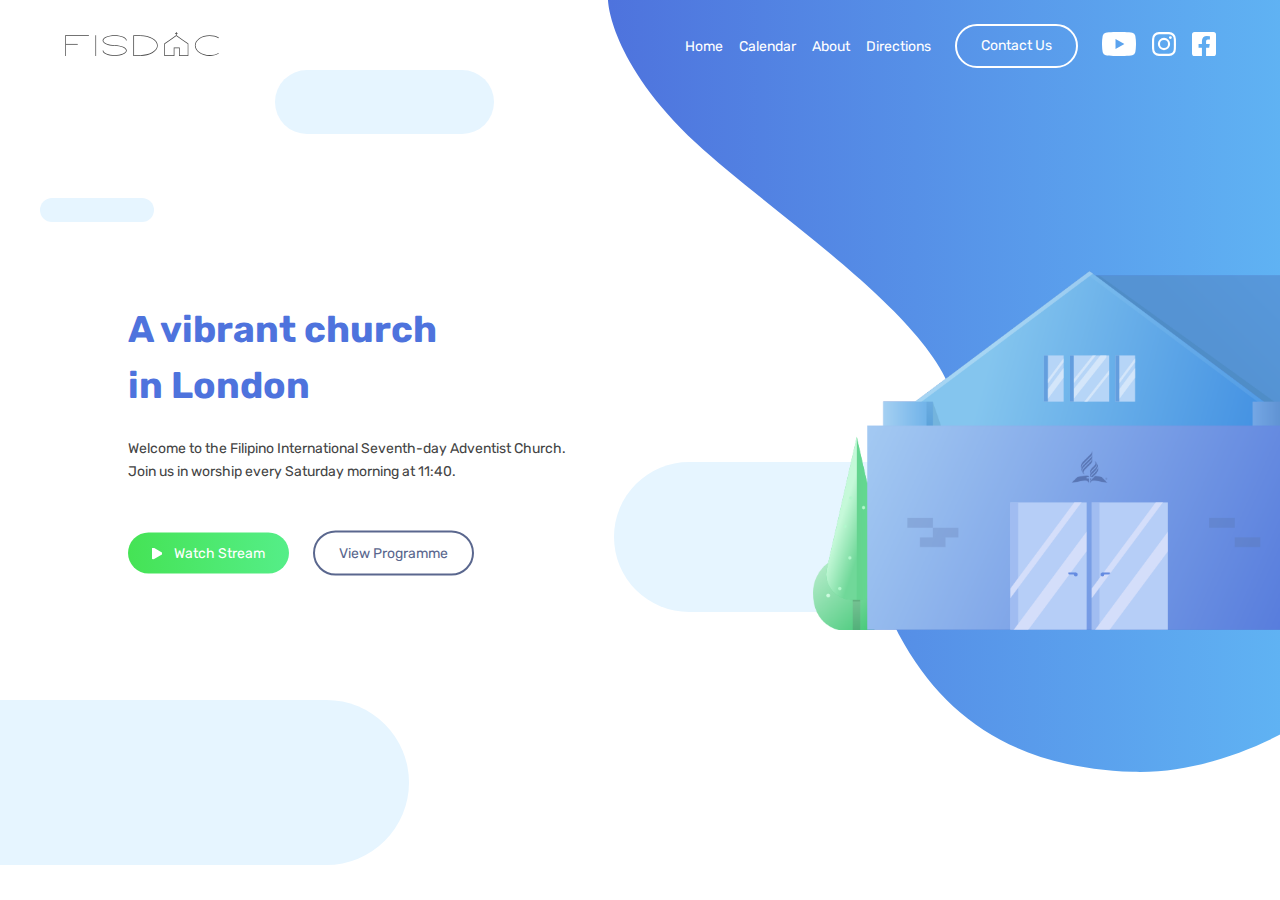
<file: index.html>
<?xml version="1.0" encoding="UTF-8"?>
<!DOCTYPE html>

<html>
  <head>
    <meta charset="utf-8">
    <title>FISDAC London</title>
    <link rel="stylesheet" type="text/css" href="style.css">
    <link rel="shortcut icon" href="assets/logo/favicon fill.ico" type="image/x-icon">
    <meta name="viewport" content="initial-scale=1 , minimum-scale=1">
  </head>

  <body>
    <!-- === FULL === -->
    <!-- navigation bar -->
    <nav>
      <a href="index.html" alt="Logotype"><img src="assets/logo/logotype-dark.svg" id="logotype-dark"></a>

      <ul class="navmenu lightnav">
        <li><a href="index.html">Home</a></li>
        <li><a href="calendar.html">Calendar</a></li>
        <li><a href="about.html">About</a></li>
        <li><a href="directions.html">Directions</a></li>

        <a href="contact.html" class="button contact-us-light">Contact Us</a>

        <a href="https://www.youtube.com/channel/UCZbFXTMuBxKXKm8MaP0NlYA" target="_blank" class="sm" id="yt">
          <img src="assets/logo/yt light.svg" alt="YouTube">
        </a>
        <a href="https://www.instagram.com/fisdac/?hl=en" target="_blank" class="sm" id="ig">
          <img src="assets/logo/ig light.svg" alt="Instagram">
        </a>
        <a href="https://www.facebook.com/ficadventist" target="_blank" class="sm" id="fb">
          <img src="assets/logo/fb light.svg" alt="Facebook">
        </a>
      </ul>
    </nav>


    <!-- === MOBILE === -->
    <!-- HEADER -->
    <header class="banner-wrapper">
      <div class="banner-content">
        <a href="#" id="logotype-dark"><img src="assets/logo/logotype-dark.svg" alt="Logo"></a>
        <a href="#" id="lightmenu-btn"><img src="assets/lightmenu.svg" alt="Menu"></a>
      </div>
    </header>

    <!-- CONTENT -->
    <div class="home-wrapper">
      <h1>A vibrant church in London</h1>
      <h5 id="smallh5"> Welcome to the Filipino International Seventh-day Adventist Church. Join us in worship every Saturday morning at 11:40.</h5>
      <h5 id="largeh5">
        Welcome to the Filipino International Seventh-day Adventist Church.<br>
        Join us in worship every Saturday morning at 11:40.
      </h5>

      <div id="church-image-375"><img src="assets/home/church.svg"></div>

      <div class="button-wrapper">
        <a href="https://www.youtube.com/channel/UCZbFXTMuBxKXKm8MaP0NlYA/videos?view=2&flow=grid" target="_blank" class="button" id="stream"><img src="assets/home/play.svg" alt="Play button" id="playsvg">Watch Stream</a>
        <a href="https://drive.google.com/drive/folders/1EbK4kqPKlklJSwrHNUYy-zWjgIz53-BJ?usp=sharing" target="_blank" class="button" id="programme">View Programme</a>
      </div>
    </div>

    <!-- 375px background -->
    <div class="bg" id="gradient-mobile"><img src="assets/home/gradient mobile.svg"></div>
    <img src="assets/home/rectangles/375/rec1.svg" class="bg" id="homerec1-375">
    <img src="assets/home/rectangles/375/rec2.svg" class="bg" id="homerec2-375">
    <img src="assets/home/rectangles/375/rec3.svg" class="bg" id="homerec3-375">

    <!--- 768px background -->
    <div id="church-image"><img src="assets/home/church.svg"></div>
    <div class="bg" id="gradient-tablet"><img src="assets/home/gradient tablet.svg"></div>
    <img src="assets/home/rectangles/768/rec1.svg" class="bg" id="homerec1-768">
    <img src="assets/home/rectangles/768/rec2.svg" class="bg" id="homerec2-768">
    <img src="assets/home/rectangles/768/rec3.svg" class="bg" id="homerec3-768">
    <img src="assets/home/rectangles/768/rec4.svg" class="bg" id="homerec4-768">

    <!-- 1024px background -->
    <img src="assets/home/rectangles/1024/rec1.svg" class="bg" id="homerec1-1024">

    <!--- 1440px background -->
    <div class="bg" id="gradient-full"><img src="assets/home/gradient full.svg"></div>
    <img src="assets/home/rectangles/1440/rec1.svg" class="bg" id="homerec1-1440">
    <img src="assets/home/rectangles/1440/rec2.svg" class="bg" id="homerec2-1440">
    <img src="assets/home/rectangles/1440/rec3.svg" class="bg" id="homerec3-1440">
    <img src="assets/home/rectangles/1440/rec4.svg" class="bg" id="homerec4-1440">


  </body>
</html>
</file>
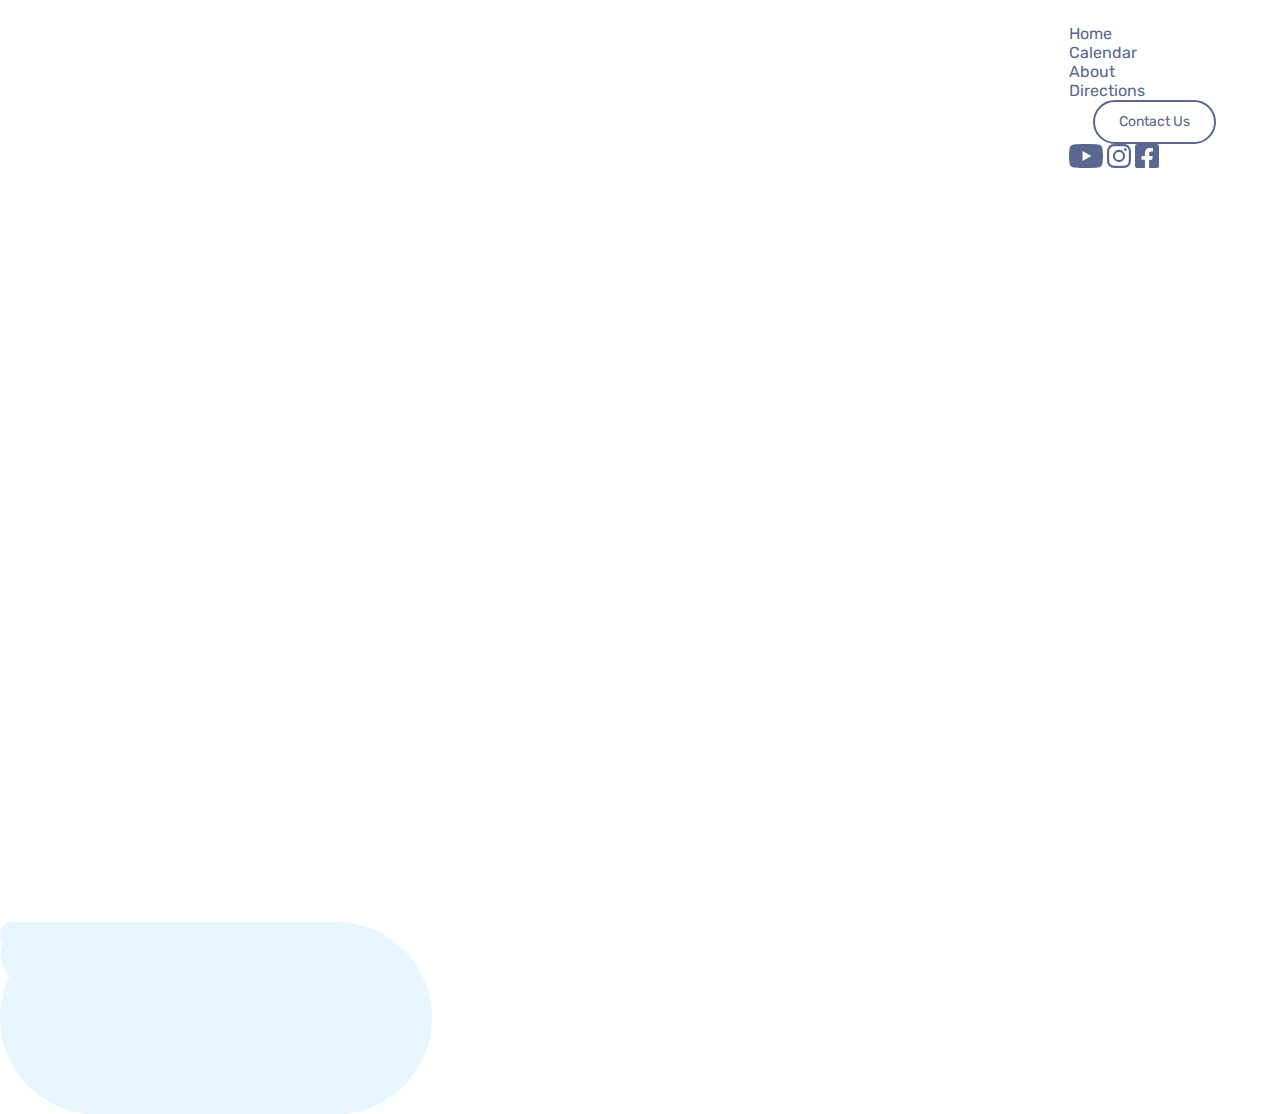
<file: calendar.html>
<?xml version="1.0" encoding="UTF-8"?>
<!DOCTYPE html>

<html>
  <head>
    <title>Directions</title>
    <link rel="stylesheet" type="text/css" href="style.css">
    <link rel="shortcut icon" href="assets/logo/favicon fill.ico" type="image/x-icon">
  </head>

  <body>
    <!-- NAVIGATION BAR -->
    <nav>
      <!-- Logo -->
      <div class="nav-left">
        <a href="index.html"><img src="assets/logo/logotype-dark.svg" alt="Logo" class="logotype-dark"></a>
      </div>

      <div class="nav-right">
        <ul class="nav-menu darknav">
          <!-- Navigation bar text -->
          <li><a href="index.html">Home</a></li>
          <li><a href="calendar.html">Calendar</a></li>
          <li><a href="about.html">About</a></li>
          <li><a href="directions.html">Directions</a></li>

          <!-- Contact us button -->
          <a href="contact.html" class="button contact-us-dark">Contact Us</a>

          <!-- Social media icons -->
          <div class="sm">
            <a href="https://www.youtube.com/channel/UCZbFXTMuBxKXKm8MaP0NlYA" target="_blank" class="yt">
              <img src="assets/logo/yt dark.svg" alt="YouTube">
            </a>
            <a href="https://www.instagram.com/fisdac/?hl=en" target="_blank" class="ig">
              <img src="assets/logo/ig dark.svg" alt="Instagram">
            </a>
            <a href="https://www.facebook.com/ficadventist" target="_blank" class="fb">
              <img src="assets/logo/fb dark.svg" alt="Facebook">
            </a>
          </div>
        </ul>
      </div>
    </nav>

    <!-- CONTENT -->
    <div class="calendar">
      <iframe src="https://calendar.google.com/calendar/embed?height=722&amp;wkst=1&amp;bgcolor=%23ffffff&amp;ctz=Europe%2FLondon&amp;src=bXIuY2FwcHVjY2luMG55bEBnbWFpbC5jb20&amp;src=YWRkcmVzc2Jvb2sjY29udGFjdHNAZ3JvdXAudi5jYWxlbmRhci5nb29nbGUuY29t&amp;src=ZW4udWsjaG9saWRheUBncm91cC52LmNhbGVuZGFyLmdvb2dsZS5jb20&amp;color=%237986CB&amp;color=%23F6BF26&amp;color=%239E69AF&amp;hl=en_GB&amp;showCalendars=0&amp;showPrint=0&amp;showTabs=0&amp;showDate=1&amp;showTitle=0" style="border-width:0" width="1152" height="722" frameborder="0" scrolling="no"></iframe>
    </div>

    <!-- BACKGROUND -->
    <img src="assets/rectangles/rec3.svg" class="bg rec3-events">
    <img src="assets/rectangles/rec8.svg" class="bg rec8-events">
    <div class="bg rec11-events"></div>
    <img src="assets/rectangles/rec6.svg" class="bg rec6-events">
  </body>
</file>
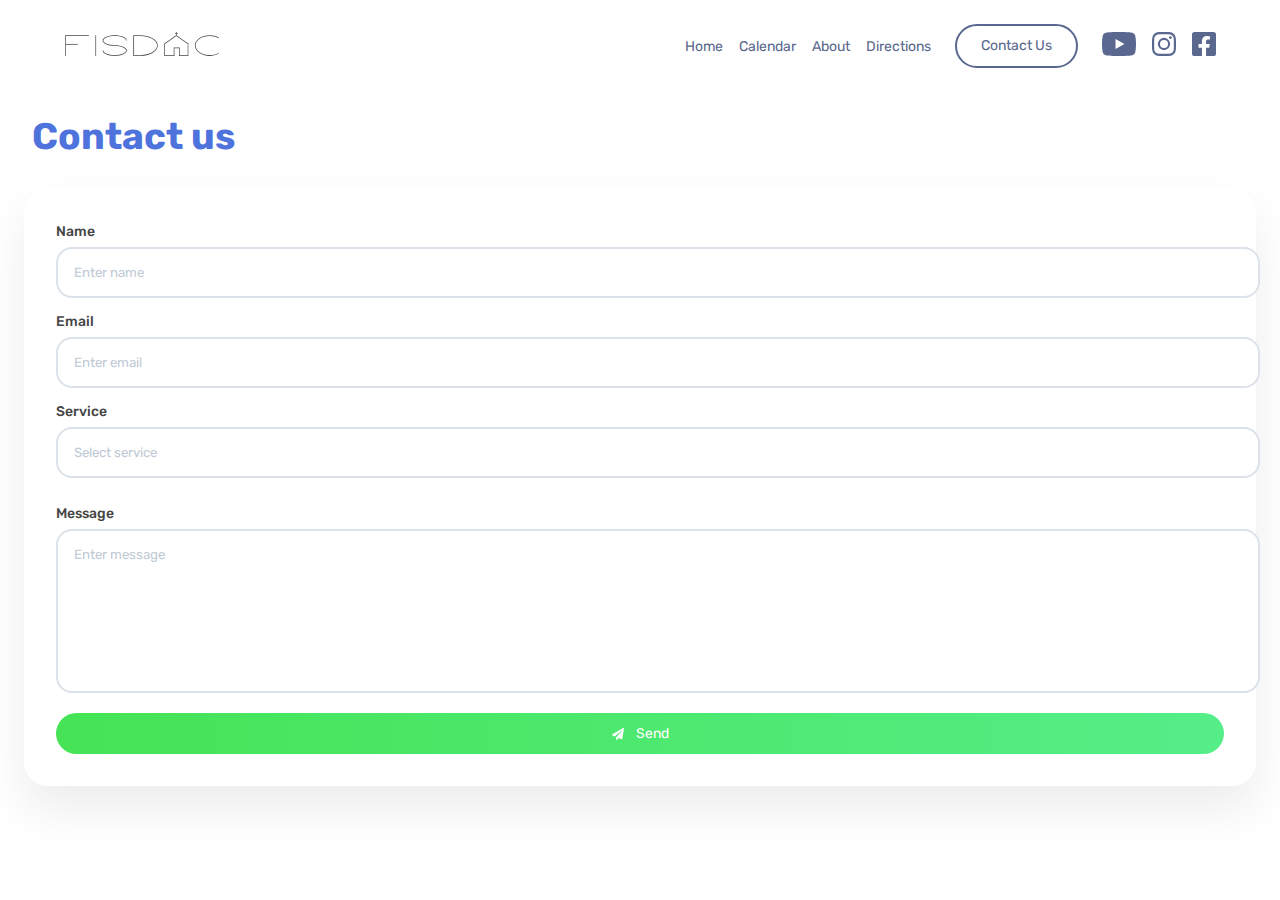
<file: contact.html>
<?xml version="1.0" encoding="UTF-8"?>
<!DOCTYPE html>

<html>
  <head>
    <meta charset="utf-8">
    <title>Contact Us</title>
    <link rel="stylesheet" type="text/css" href="style.css">
    <link rel="shortcut icon" href="assets/logo/favicon fill.ico" type="image/x-icon">
    <meta name="viewport" content="initial-scale=1 , minimum-scale=1">
  </head>

  <body>
    <!-- === FULL === -->
    <!-- navigation bar -->
    <nav lightnav>
      <a href="index.html" alt="Logotype"><img src="assets/logo/logotype-dark.svg" id="logotype-dark"></a>

      <ul class="navmenu darknav">
        <li><a href="index.html">Home</a></li>
        <li><a href="calendar.html">Calendar</a></li>
        <li><a href="about.html">About</a></li>
        <li><a href="directions.html">Directions</a></li>

        <a href="contact.html" class="button contact-us-dark">Contact Us</a>

        <a href="https://www.youtube.com/channel/UCZbFXTMuBxKXKm8MaP0NlYA" target="_blank" class="sm" id="yt">
          <img src="assets/logo/yt dark.svg" alt="YouTube">
        </a>
        <a href="https://www.instagram.com/fisdac/?hl=en" target="_blank" class="sm" id="ig">
          <img src="assets/logo/ig dark.svg" alt="Instagram">
        </a>
        <a href="https://www.facebook.com/ficadventist" target="_blank" class="sm" id="fb">
          <img src="assets/logo/fb dark.svg" alt="Facebook">
        </a>
      </ul>
    </nav>

    <!-- === MOBILE === -->
    <!-- HEADER -->
    <header class="banner-wrapper">
      <div class="banner-content">
        <a href="index.html" id="logotype-dark"><img src="assets/logo/logotype-dark.svg" alt="Logo"></a>
        <a href="#" id="darkmenu-btn"><img src="assets/darkmenu.svg" alt="Menu"></a>
      </div>
    </header>

    <!-- CONTENT -->
    <div class="contact-us-wrapper">
      <div class="contact-us-title">
        <h1 id="contact-us-h1small">Contact us</h1>
        <h1 id="contact-us-h1large">Any questions?<br>Let us know!</h1>
        <h5>We'll try our best to get back as fast as possible. In the meantime, why not watch some of our past live streams? You can view them here.</h5>
      </div>

      <form class="contact-form" action="contactform.php" method="post">
        <h5>Name</h5>
        <input id="name" type="text" name="name" placeholder="Enter name" required>
        <h5>Email</h5>
        <input id="email" type="text" name="mail" placeholder="Enter email" required>
        <h5>Service</h5>
        <input id="service" type="text" name="subject" placeholder="Select service" required>
        <h5>Message</h5>
        <textarea id="message" name="message" placeholder="Enter message" required></textarea>
        <button class="button" id="send-button" type="submit" name="button">
            <img src="assets/contact/send.svg" alt="send">Send
        </button>
      </form>

      </div>
    </div>

    <!-- 375px background -->
    <img src="assets/contact/rectangles/375/rec1.svg" class="bg" id="contactusrec1-375">
    <img src="assets/contact/rectangles/375/rec2.svg" class="bg" id="contactusrec2-375">
    <img src="assets/contact/rectangles/375/rec3.svg" class="bg" id="contactusrec3-375">

    <!-- 768px background -->
    <!-- 1024px background -->
    <!-- 1440px background -->
  </body>
</html>
</file>
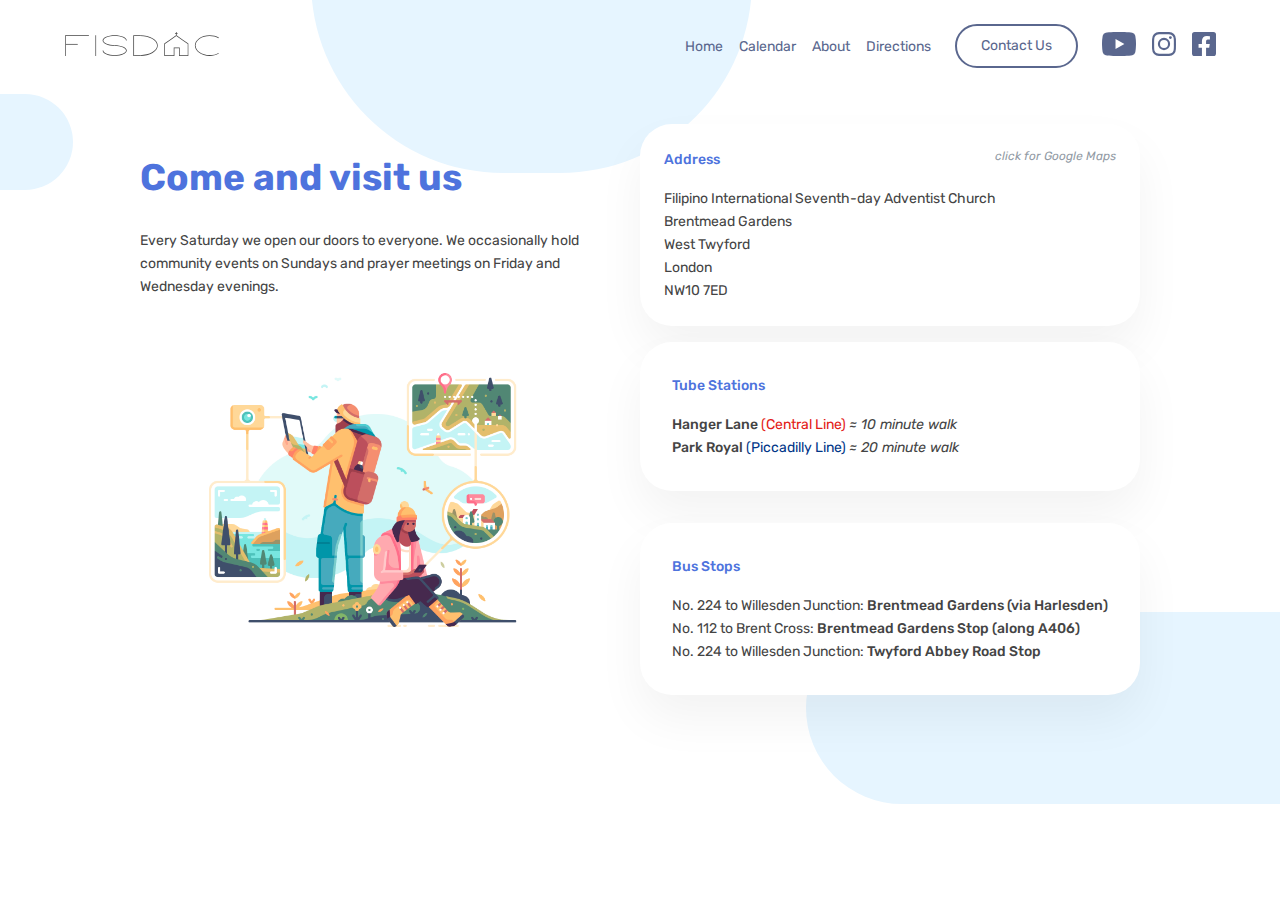
<file: directions.html>
<?xml version="1.0" encoding="UTF-8"?>
<!DOCTYPE html>

<html>
  <head>
    <meta charset="utf-8">
    <title>Directions</title>
    <link rel="stylesheet" type="text/css" href="style.css">
    <link rel="shortcut icon" href="assets/logo/favicon fill.ico" type="image/x-icon">
    <meta name="viewport" content="initial-scale=1 , minimum-scale=1">
  </head>

  <body>
    <!-- === FULL === -->
    <!-- navigation bar -->
    <nav lightnav>
      <a href="index.html" alt="Logotype"><img src="assets/logo/logotype-dark.svg" id="logotype-dark"></a>

      <ul class="navmenu darknav">
        <li><a href="index.html">Home</a></li>
        <li><a href="calendar.html">Calendar</a></li>
        <li><a href="about.html">About</a></li>
        <li><a href="directions.html">Directions</a></li>

        <a href="contact.html" class="button contact-us-dark">Contact Us</a>

        <a href="https://www.youtube.com/channel/UCZbFXTMuBxKXKm8MaP0NlYA" target="_blank" class="sm" id="yt">
          <img src="assets/logo/yt dark.svg" alt="YouTube">
        </a>
        <a href="https://www.instagram.com/fisdac/?hl=en" target="_blank" class="sm" id="ig">
          <img src="assets/logo/ig dark.svg" alt="Instagram">
        </a>
        <a href="https://www.facebook.com/ficadventist" target="_blank" class="sm" id="fb">
          <img src="assets/logo/fb dark.svg" alt="Facebook">
        </a>
      </ul>
    </nav>


    <!-- === MOBILE === -->
    <!-- HEADER -->
    <header class="banner-wrapper">
      <div class="banner-content">
        <a href="index.html" id="logotype-dark"><img src="assets/logo/logotype-dark.svg" alt="Logo"></a>
        <a href="#" id="darkmenu-btn"><img src="assets/darkmenu.svg" alt="Menu"></a>
      </div>
    </header>

    <!-- CONTENT -->
    <div class="directions-wrapper">
      <div class="directions-title">
        <h1>Come and visit us</h1>
        <h2>Come and visit us</h2>
        <h5>Every Saturday we open our doors to everyone. We occasionally hold community events on Sundays and prayer meetings on Friday and Wednesday evenings.</h5>
        <img src="assets/directions/travellers.png">
      </div>

      <!-- direction cards -->
      <div class="directions-cards-wrapper">
        <div class="directions-cards">
          <a href="https://goo.gl/maps/LUTmVwESChCozSxT7" target="_blank">
            <div class="address">
              <div class="address-click">
                <h5>Address</h5><h6>click for Google Maps</h6>
              </div>
              <h6 class="directions-text">
                Filipino International Seventh-day Adventist Church<br>
                Brentmead Gardens<br>
                West Twyford<br>
                London<br>
                NW10 7ED
              </h6>
            </div>
          </a>

          <div class="tube">
            <h5>Tube Stations</h5>
            <h6 class="directions-text">
              <span style="font-weight: 500">Hanger Lane</span> <span style="color: #E32017">(Central Line)</span> <i>≈ 10 minute walk</i><br>
              <span style="font-weight: 500">Park Royal</span>  <span style="color: #003688">(Piccadilly Line)</span> <i>≈ 20 minute walk</i>
            </h6>
          </div>

          <div class="bus">
            <h5>Bus Stops</h5>
            <h6 class="directions-text">
              No. 224 to Willesden Junction:  <span style="font-weight: 500">Brentmead Gardens (via Harlesden)</span><br>
              No. 112 to Brent Cross: <span style="font-weight: 500">Brentmead Gardens Stop (along A406)</span><br>
              No. 224 to Willesden Junction: <span style="font-weight: 500">Twyford Abbey Road Stop</span>
            </h6>
          </div>
        </div>
      </div>
    </div>

    <!-- 375px background -->
    <img src="assets/directions/rectangles/375/rec1.svg" class="bg" id="directionsrec1-375">
    <img src="assets/directions/rectangles/375/rec2.svg" class="bg" id="directionsrec2-375">
    <img src="assets/directions/rectangles/375/rec3.svg" class="bg" id="directionsrec3-375">

    <!--- 768px background -->
    <img src="assets/directions/rectangles/768/rec1.svg" class="bg" id="directionsrec1-768">
    <img src="assets/directions/rectangles/768/rec2.svg" class="bg" id="directionsrec2-768">
    <img src="assets/directions/rectangles/768/rec3.svg" class="bg" id="directionsrec3-768">

    <!--- 1024px background -->
    <img src="assets/directions/rectangles/1024/rec1.svg" class="bg" id="directionsrec1-1024">
    <img src="assets/directions/rectangles/1024/rec2.svg" class="bg" id="directionsrec2-1024">
    <img src="assets/directions/rectangles/1024/rec3.svg" class="bg" id="directionsrec3-1024">
    <img src="assets/directions/rectangles/1024/rec4.svg" class="bg" id="directionsrec4-1024">

    <!--- 1440px background -->
    <img src="assets/directions/rectangles/1440/rec1.svg" class="bg" id="directionsrec1-1440">
    <img src="assets/directions/rectangles/1440/rec2.svg" class="bg" id="directionsrec2-1440">
    <img src="assets/directions/rectangles/1440/rec3.svg" class="bg" id="directionsrec3-1440">
    <img src="assets/directions/rectangles/1440/rec4.svg" class="bg" id="directionsrec4-1440">
    <img src="assets/directions/rectangles/1440/rec5.svg" class="bg" id="directionsrec5-1440">

  </body>
</html>
</file>
<file: style.css>
/* Rubik font import */
@import url('https://fonts.googleapis.com/css2?family=Rubik:ital,wght@0,300;0,400;0,500;0,700;0,900;1,300;1,400;1,500;1,700;1,900&display=swap');

/* GLOBAL =================================================== */

* {
  margin: 0;
  padding: 0;

  font-family: 'Rubik', sans-serif;
  color: #444444;
  font-weight: 400;
  text-decoration: none;
  list-style: none;
}
html {
  overflow-x: hidden;
}

h1 {
  color: #4E73DD;
  font-size: 37px;
  font-weight: 700;
  line-height: 56px;
}
h2 {
  color: #4E73DD;
  font-size: 29px;
  font-weight: 700;
  line-height: 45px;
}
h3 {
  font-size: 23px;
  line-height: 36px;
}
h4 {
  font-size: 18px;
  line-height: 29px;
}
h5 {
  font-size: 14px;
  line-height: 23px;
}
h6 {
  font-size: 11px;
  line-height: 17px;
}

a {text-decoration: none; color: none;}
a:visited {text-decoration: none; color: none;}
.button {
  display: flex;
  justify-content: center;
  align-items: center;
  padding: 12px 24px;

  appearance: none;
  background: none;
  font-size: 14px;
  font-weight: 400;
  text-align: center;
  border: 2px solid;
  border-radius: 2rem;
  outline: none;
  overflow: hidden;

  cursor: pointer;
}
.bg {
  position: absolute;
  z-index: -100;

  background-repeat: no-repeat;
}

@media only screen and (min-width: 320px) {
  /* --GLOBAL-- */
  .banner-wrapper {
    padding: 20px 24px;
  }
  .banner-content {
    display: flex;
    justify-content: space-between;
    align-items: center;
    width: 100%;
  }
  #logotype-dark img {
    width: 90px;
    height: 14px;
  }

  /* --NONE-- */
  nav, #church-image, #gradient-tablet, #gradient-full, #homerec1-768, #homerec2-768, #homerec3-768, #homerec4-768, #homerec1-1024, #homerec1-1440, #homerec2-1440, #homerec3-1440, #homerec4-1440,

  .directions-title h1, .directions-title h5, .directions-title img, #directionsrec1-768, #directionsrec2-768, #directionsrec3-768, #directionsrec4-768, #directionsrec1-1024, #directionsrec2-1024, #directionsrec3-1024, #directionsrec4-1024, #directionsrec1-1440, #directionsrec2-1440, #directionsrec3-1440, #directionsrec4-1440, #directionsrec5-1440,

  #contact-us-h1large, .contact-us-title h5
  {
    display: none;
  }


  /* HOME ===================================================== */

  /* --HEADING-- */
  #lightmenu-btn img {
    width: 14px;
    height: 20px;
  }

  /* --CONTENT-- */
  .home-wrapper {
    position: absolute;
    display: flex;
    flex-direction: column;
    align-items: center;

    text-align: center;
  }
  .home-wrapper h1 {
    margin: 36px 32px 24px;
  }
  #smallh5  {
    margin: 0px 24px;

    font-weight: 400;
  }
  #largeh5 {
    display: none;
  }
  /* Church image */
  #church-image-375 {
    margin: 36px 36px 0px;
  }
  #church-image-375 img {
    width: 100%;

  }

  /* --BUTTONS-- */
  .button-wrapper {
    margin-top: 48px;
    width: 100%;
  }
  /* Stream */
  #stream {
    margin: 0px 24px;
    align-items: center;

    color: white;
    background-image: linear-gradient(90deg, #45e355, #55ee88);
    border-style: none;

    transition-property: transform, box-shadow;
    transition-duration: 0.2s, 0.25s;
    transition-timing-function: ease;
  }
  #stream:hover, #stream:focus {
    transform: translateY(-6px);

    box-shadow: 0px 6px 24px rgba(69, 227, 85, 0.5);
  }
  #stream:active {
    box-shadow: 0px 3px 12px rgba(69, 227, 85, 0.75);

    transform: translateY(-3px);
    transition: all 0s ease;
  }
  #playsvg {
    margin-right: 12px;

    width: 10px;
    height: 12px;
  }
  /* Programme */
  #programme {
    margin: 16px 24px 0px;

    color: #5A678E;
    border-color: #5A678E;

    transition-property: color, background-color, transform, box-shadow;
    transition-duration: 0.15s, 0.15s, 0.2s, 0.25s;
    transition-timing-function: ease;
  }
  #programme:hover, #programme:focus {
    transform: translateY(-6px);

    color: white;
    background-color: #5A678E;
    box-shadow: 0px 6px 24px rgba(90, 103, 142, 0.5);
  }
  #programme:active {
    box-shadow: 0px 3px 12px rgba(90, 103, 142, 0.75);

    transform: translateY(-3px);
    transition-duration: 0s;
  }

  /* --BACKGROUND-- */
  #gradient-mobile {
    z-index: -99;
    top: 0;
    right: 0;

    height: 62px;
  }
  #gradient-mobile img {
    width: 100%;
    height: 100%;
  }
  #homerec1-375 {
    top: 310px;
    left: 3.73%;

    width: 11.73%;
  }
  #homerec2-375 {
    top: 356px;
    right: 0px;
    left: 118px;

  }
  #homerec3-375 {
    top: 612px;
    left: 0px;

    width: 60%;
  }


  /* DIRECTIONS =============================================== */

  /* --HEADING-- */
  #darkmenu-btn img {
    width: 14px;
    height: 20px;
  }

  /* --CONTENT-- */
  .directions-wrapper {
    width: 100%;
  }
  .directions-wrapper > h5 {
    color: #4e73dd;
  }

  .directions-title {
    margin: 16px 0px 0px 10%;
  }
  .directions-title h1, .directions-title h2 {
    margin-bottom: 24px;
  }
  /* directions cards*/
  .directions-cards-wrapper {
    display: flex;
    justify-content: center;
  }

  .address-click {
    display: flex;
    justify-content: space-between;

    margin-bottom:  8px;
  }
  .address-click h6 {
    color: #919AA4;
    font-style: italic;
    text-align: right;
  }

  .directions-cards {
    display: flex;
    flex-direction: column;
    justify-content: space-between;
    margin: 0px 24px 0px;

    width: 100%;
    max-width: 552px;
  }
  .directions-cards > div, .address {
    margin-bottom: 16px;
    padding: 24px;

    background-color: white;
    border-radius: 2rem;
    box-shadow: 0px 24px 48px rgba(0, 0, 0, 0.05);
  }
  .directions-cards h5 {
    color: #4E73DD;
    font-weight: 500;
  }

  .address {
    transition: transform 0.1s ease;
    cursor: pointer;
  }
  .address:active {
    transform: translateY(2px);
    box-shadow: 0px 12px 24px rgba(0, 0, 0, 0.075);
    background-color: #FCFCFC;
    transition-duration: 0s;
  }
  .tube h5, .bus h5 {
    margin-bottom: 8px;
  }

  /* --BACKGROUND-- */
  #directionsrec1-375 {
    top: 95px;
    left: 55.47%;
  }
  #directionsrec2-375 {
    top: 336px;
    left: -2.67%;
  }
  #directionsrec3-375 {
    top: 583px;
    left: 39.47%;
  }


  /* CONTACT US =============================================== */

  /* --CONTENT-- */
  .contact-us-title {
    margin: 16px 0px 0px 32px;
  }
  /* contact form */
  .contact-form {
    margin: 24px;
    padding: 32px;

    background-color: white;
    border-radius: 24px;
    box-shadow: 0px 24px 48px rgba(0, 0, 0, 0.075);
  }
  .contact-form input::placeholder, #message::placeholder {
    opacity: 1;
    color: #BFCAD5;
    transition: opacity 0.15s;
  }
  .contact-form input:focus::placeholder, #message:focus::placeholder {
    opacity: 0.33;
  }
  .contact-form h5 {
    margin-bottom: 4px;
    font-weight: 500;
  }
  .contact-form input {
    margin-bottom: 12px;
    padding: 16px;

    width: 100%;
    border: 2px solid #DCE2E9;
    border-radius: 16px;
  }
  #service {
    margin-bottom: 24px;
  }
  #message {
    margin-bottom: 16px;
    padding: 16px;

    width: 100%;
    min-height: 128px;
    resize: none;
    border: 2px solid #DCE2E9;
    border-radius: 16px;
  }
  #message::placeholder {
    color: #BFCAD5;
  }

  /* send button */
  #send-button {
    align-items: center;

    width: 100%;
    color: white;
    background-image: linear-gradient(90deg, #45e355, #55ee88);
    border: none;

    transition-property: transform, box-shadow;
    transition-duration: 0.15s, 0.2s;
    transition-timing-function: ease;
  }
  #send-button:hover, #send-button:focus {
    transform: translateY(-2px);
    box-shadow: 0px 2px 12px rgba(69, 227, 85, 0.5);
  }
  #send-button:active {
    transform: translate(0px);
    box-shadow: none;
    transition: 0s;
  }
  #send-button img {
    margin-right: 12px;

    width: 12px;
    height: 12px;
  }

  /* --BACKGROUND-- */
  #contactusrec1-375 {
    top: 125px;
    left: 43.73%;
  }
  #contactusrec2-375 {
    top: 504px;
    left: 71.2%;

  }
  #contactusrec3-375 {
    top: 608px;
    left: -124%;
  }
}

@media only screen and (min-width: 768px) {
  /* --NONE-- */
  #church-image-375, #gradient-mobile , #homerec1-375, #homerec2-375, #homerec3-375,

  .directions-title h2, #directionsrec1-375, #directionsrec2-375,#directionsrec3-375,

  #contactusrec1-375, #contactusrec2-375, #contactusrec3-375
  {
    display: none;
  }


  /* HOME ===================================================== */

  /* --CONTENT-- */
  .home-wrapper {
    align-items: flex-start;
    left: 10%;
    top: 50%;
    -webkit-transofrm: translateY(-50%);
    transform: translateY(-50%);

    text-align: left;
  }
  .home-wrapper h1 {
    margin: 0px 0px 24px;
    max-width: 310px;
  }
  #smallh5 {
    margin: 0px;
    width: 328px;
  }

  .button-wrapper {
    margin: 24px 0px;

    width: auto;
  }
  #stream {
    margin: 0px;
  }
  #programme {
    margin: 16px 0px 0px 0px;
  }
  /* Church */
  #church-image {
    position: absolute;
    display: block;
    z-index: -98;
    right: -323px;
    top: 50%;
    -webkit-transofrm: translateY(-50%);
    transform: translateY(-50%);

    width: 708px;
    height: 304px;
  }
  #church-image img {
    width: 100%;
  }

  /* --BACKGROUND-- */
  #gradient-tablet {
    display: block;
    z-index: -99;
    top: -22px;
    right: -180px;
  }
  #homerec1-768 {
    display: block;
    top: 70px;
    left: 21.48%;
  }
  #homerec2-768 {
    display: block;
    top: 198px;
    left: 3.13%;
  }
  #homerec3-768 {
    display: block;
    top: 591px;
    left: 36.95%;
  }
  #homerec4-768 {
    display: block;
    top: 700px;
    left: -10.16%;
  }


  /* DIRECTIONS =============================================== */

  /* --CONTENT-- */
  .directions-title {
    margin: 32px 0px 0px 15%;
  }
  .directions-title h1, .directions-title h5 {
    display: block;
  }
  .directions-title h5 {
    margin-top: 24px;
    font-weight: 400;
    max-width: 344px;
  }

  /* directions cards*/
  .directions-cards-wrapper {
    margin-top: 32px;
  }
  .directions-cards {
    left: 108px;
    right: 108px;
  }
  .directions-cards > div {
    margin-bottom: 32px;
    padding: 32px;
  }
  .directions-text {
    font-size: 14px;
    line-height: 23px;
  }

  .address-click {
    margin-bottom: 16px;
  }
  .address-click h6 {
    font-size: 12px;
  }

  .tube h5, .bus h5 {
    margin-bottom: 16px;
  }

  /* --BACKGROUND-- */
  #directionsrec1-768 {
    display: block;
    top: -254px;
    left: 51.95%;
  }
  #directionsrec2-768 {
    display: block;
    top: 446px;
    left: 2.34%;
  }
  #directionsrec3-768 {
    display: block;
    top: 741px;
    left: 50%;
  }
}

@media only screen and (min-width: 1024px) {
  /* --NONE-- */
  header, #smallh5, #homerec3-768,

  #directionsrec1-768, #directionsrec1-768, #directionsrec2-768, #directionsrec3-768
  {
    display: none;
  }

  /*
  HOME =====================================================
  */
  /* --NAVIGATION BAR-- */
  nav {
    display: flex;
    justify-content: space-between;
    align-items: center;
    padding: 24px 5%;
  }
  #logotype-dark {
    width: 156px;
    height: 24px;
  }

  .navmenu {
    display: flex;
    justify-content: space-between;
    align-items: center;

    font-size: 14px;
    font-weight: 400;
  }
  .navmenu li {
    position: relative;
    margin-left: 16px;
  }
  .lightnav li a {
    color: white;
  }
  .lightnav li a::after {
    content: "";
    position: absolute;
    border-bottom: 2px solid white;
    bottom: 0;
    left: 0;
    right: 100%;

    transition: all 0.15s ease;
  }
  .lightnav li a:hover::after, .lightnav li a:focus::after, .lightnav li a:active::after {
    right: 0;
  }

  .contact-us-light {
    margin-left: 24px;

    color: white;
    line-height: 16px;
    font-size: 14px;
    font-weight: 400;
    border-color: white;
    overflow: hidden;

    transition-property: color, background-color;
    transition-duration: 0.15s;
    transition-timing-function: ease;
  }
  .contact-us-light:hover, .contact-us-light:focus, .contact-us-light:active {
    color: #568FE7;
    background-color: white;
  }

  /* social media */
  #yt {
    margin-left: 24px;
  }
  #ig, #fb {
    margin-left: 16px;
  }
  .sm img{
    display: inline-block;
    transition: transform 0.2s ease;
  }
  .sm img:hover, .sm img:focus {
    transform: translateY(-2px);
  }
  .sm img:active {
    transform: translateY(0px);
    transition-duration: 0s;
  }

  /* --CONTENT-- */
  #largeh5 {
    display: block;
  }

  .button-wrapper {
    display: flex;
    align-items: center;
    margin-top: 48px;
  }
  #programme {
    margin: 0px 24px;
  }

  #church-image {
    right: -365px;
    width: 832px;
    height: 358px;
  }

  /* --BACKGROUND-- */
  #gradient-tablet {
    top: 0;
    right: -60px;
  }
  #homerec1-1024 {
    display: block;
    top: 462px;
    left: 48%;
  }

  /*
  DIRECTIONS ===============================================
  */
  /* --NAVIGATION BAR-- */
  .darknav li a {
    color: #5A678E;
  }
  .darknav li a::after {
    content: "";
    position: absolute;
    border-bottom: 2px solid #5A678E;
    bottom: 0;
    left: 0;
    right: 100%;

    transition: all 0.15s ease;
  }
  .darknav li a:hover::after, .darknav li a:focus::after, .darknav li a:active::after {
    right: 0;
  }

  .contact-us-dark {
    margin-left: 24px;

    color: #5A678E;
    line-height: 16px;
    font-size: 14px;
    font-weight: 400;
    border-color: #5A678E;
    overflow: hidden;

    transition-property: color, background-color;
    transition-duration: 0.15s;
    transition-timing-function: ease;
  }
  .contact-us-dark:hover, .contact-us-dark:focus, .contact-us-dark:active {
    color: white;
    background-color: #5A678E;
  }

  /* --CONTENT-- */
  .directions-wrapper {
    display: flex;
    justify-content: center;
    align-items: center;
  }

  .directions-title {
    margin: 0px 24px 0px 64px;
  }
  .directions-title h5 {
    max-width: 452px;
  }
  .directions-title img {
    display: block;
    margin-top: 32px;

    width: 100%;
  }

  .directions-cards-wrapper {
    justify-content: flex-start;
    margin-left: 24px;
    margin-right: 64px;

  }
  .directions-cards {
    margin: 0px;
  }

  .address:hover {
    transform: scale(1.01) translateY(-1.5px);
  }
  .address:active {
    transform: scale(1) translateY(0px);
  }

  /* --BACKGROUND-- */
  #directionsrec1-1024 {
    display: block;
    top: -211px;
    left: 24.28%;
  }
  #directionsrec2-1024 {
    display: block;
    top: 94px;
    left: -14.36%;
  }
  #directionsrec3-1024 {
    display: block;
    top: 612px;
    left: 63%;
  }
  #directionsrec4-1024 {
    display: block;
    top: 618px;
    left: 18.95%;
  }
}

@media only screen and (min-width: 1440px) {
  html {
    overflow-y: hidden;
  }
  /* --NONE-- */
  #gradient-tablet, #homerec1-768, #homerec2-768, #homerec3-768, #homerec4-768, #homerec1-1024,

  #directionsrec1-1024, #directionsrec2-1024, #directionsrec3-1024, #directionsrec4-1024
  {
    display: none;
  }


  /*
  HOME =====================================================
  */
  /* --NAVIGATION BAR-- */
  #logotype-dark {
    width: 156px;
    height: 24px;
  }
  .navmenu li {
    margin-left: 48px;
  }
  .contact-us-light {
    margin-left: 48px;
  }
  #yt {
    margin-left: 48px;
  }

  /* --CONTENT-- */
  .home-wrapper {
    left: 15%;

    height: 33vh;
  }
  .home-wrapper h1 {
    max-width: none;
  }

  #church-image {
    right: -402px;
    width: 1194px;
    height: 516px;
  }

  /* --BACKGROUND-- */
  #gradient-full {
    display: block;
    top: 0;
    right: 0;
    left: 39.0625%;
  }

  #homerec1-1440 {
    display: block;
    top: 193px;
    left: 41.77%
  }
  #homerec2-1440 {
    display: block;
    top: 250px;
    left: 3.8%;
  }
  #homerec3-1440 {
    display: block;
    top: 746px;
    left: -18.28%;
  }
  #homerec4-1440 {
    display: block;
    top: 840px;
    left: 47.92%;
  }

  /*
  DIRECTIONS ===============================================
  */
  /* --NAVIGATION BAR-- */
  .contact-us-dark {
    margin-left: 48px;
  }
  /* --CONTENT-- */
  .directions-wrapper {
    position: absolute;
    top: 50%;
    transform: translateY(-50%);
  }

  .directions-title {
    margin: 0px 24px 0px 0px;
  }
  .directions-title img {
    margin-top: 48px;
  }

  .directions-cards-wrapper {
    margin: 0px 0px 0px 24px;
  }
  .directions-cards {
    width: 552px;
  }

  /* --BACKGROUND-- */
  #directionsrec1-1440 {
    display: block;
    top: -164px;
    left: 31.93%;
  }
  #directionsrec2-1440 {
    display: block;
    top: 293px;
    left: 93.85%;
  }
  #directionsrec3-1440 {
    display: block;
    top: 454px;
    left: 5.16%;
  }
  #directionsrec4-1440 {
    display: block;
    top: 762px;
    left: 63.7%;
  }
  #directionsrec5-1440 {
    display: block;
    top: 942px;
    left: 43.91%;
  }
}

@media only screen and (min-width: 1920px) {
  .home-wrapper {
    left: 20%;
  }

  #church-image {
    right: -358px;
  }
  #gradient-full {
    display: block;
    top: 0;
    right: 0;
    left: auto;
  }


















/*bot*/
</file>
